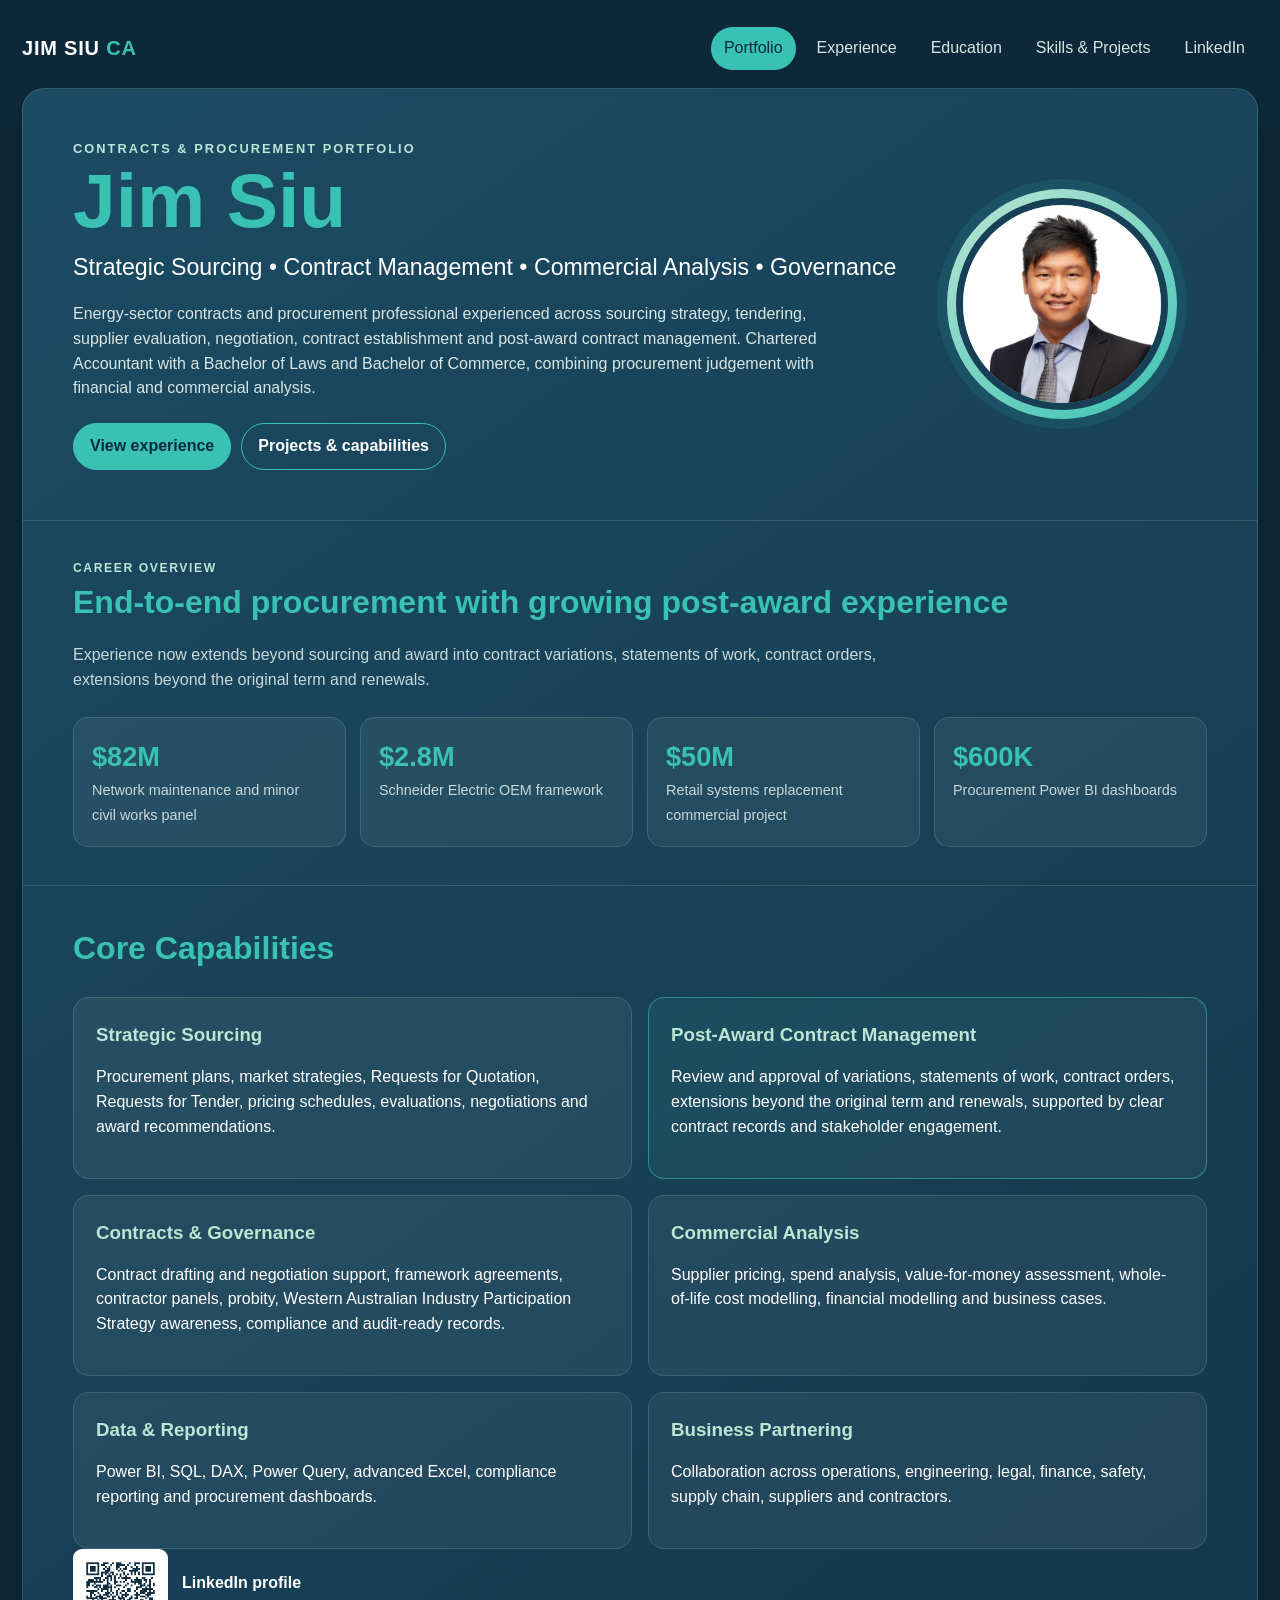
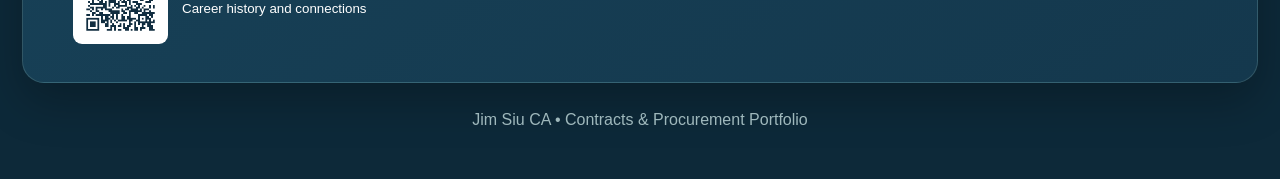
<file: index.html>
<!doctype html><html lang="en"><head><meta charset="utf-8"><meta name="viewport" content="width=device-width,initial-scale=1"><meta name="description" content="Jim Siu contracts and procurement portfolio"><title>Jim Siu | Portfolio</title><link rel="stylesheet" href="styles.css"></head><body><a class="skip" href="#main">Skip to content</a><div class="wrap"><header class="top"><a class="brand" href="index.html">JIM SIU <span>CA</span></a><nav class="nav" aria-label="Primary"><a href="index.html" class="active">Portfolio</a><a href="experience.html">Experience</a><a href="education.html">Education</a><a href="skills.html">Skills & Projects</a><a href="https://www.linkedin.com/in/jim-siu-6142bab9" target="_blank" rel="noopener">LinkedIn</a></nav></header><main id="main" class="page"><section class="hero"><div><div class="kicker">Contracts & Procurement Portfolio</div><h1>Jim Siu</h1><h2>Strategic Sourcing • Contract Management • Commercial Analysis • Governance</h2><p>Energy-sector contracts and procurement professional experienced across sourcing strategy, tendering, supplier evaluation, negotiation, contract establishment and post-award contract management. Chartered Accountant with a Bachelor of Laws and Bachelor of Commerce, combining procurement judgement with financial and commercial analysis.</p><div class="buttons"><a class="btn primary" href="experience.html">View experience</a><a class="btn secondary" href="skills.html">Projects & capabilities</a></div></div><div class="portrait"><img src="[data-uri]" alt="Professional portrait"></div></section>
<section class="section"><div class="eyebrow">Career overview</div><h2>End-to-end procurement with growing post-award experience</h2><p class="section-lead">Experience now extends beyond sourcing and award into contract variations, statements of work, contract orders, extensions beyond the original term and renewals.</p><div class="metrics"><div><strong>$82M</strong><span>Network maintenance and minor civil works panel</span></div><div><strong>$2.8M</strong><span>Schneider Electric OEM framework</span></div><div><strong>$50M</strong><span>Retail systems replacement commercial project</span></div><div><strong>$600K</strong><span>Procurement Power BI dashboards</span></div></div></section>
<section class="section"><h2>Core Capabilities</h2><div class="cards"><article class="card"><h3>Strategic Sourcing</h3><p>Procurement plans, market strategies, Requests for Quotation, Requests for Tender, pricing schedules, evaluations, negotiations and award recommendations.</p></article><article class="card postaward"><h3>Post-Award Contract Management</h3><p>Review and approval of variations, statements of work, contract orders, extensions beyond the original term and renewals, supported by clear contract records and stakeholder engagement.</p></article><article class="card"><h3>Contracts & Governance</h3><p>Contract drafting and negotiation support, framework agreements, contractor panels, probity, Western Australian Industry Participation Strategy awareness, compliance and audit-ready records.</p></article><article class="card"><h3>Commercial Analysis</h3><p>Supplier pricing, spend analysis, value-for-money assessment, whole-of-life cost modelling, financial modelling and business cases.</p></article><article class="card"><h3>Data & Reporting</h3><p>Power BI, SQL, DAX, Power Query, advanced Excel, compliance reporting and procurement dashboards.</p></article><article class="card"><h3>Business Partnering</h3><p>Collaboration across operations, engineering, legal, finance, safety, supply chain, suppliers and contractors.</p></article></div><div class="qr"><img src="[data-uri]" alt="QR code for LinkedIn"><span><strong>LinkedIn profile</strong><br><small>Career history and connections</small></span></div></section></main><footer>Jim Siu CA • Contracts & Procurement Portfolio</footer></div></body></html>
</file>
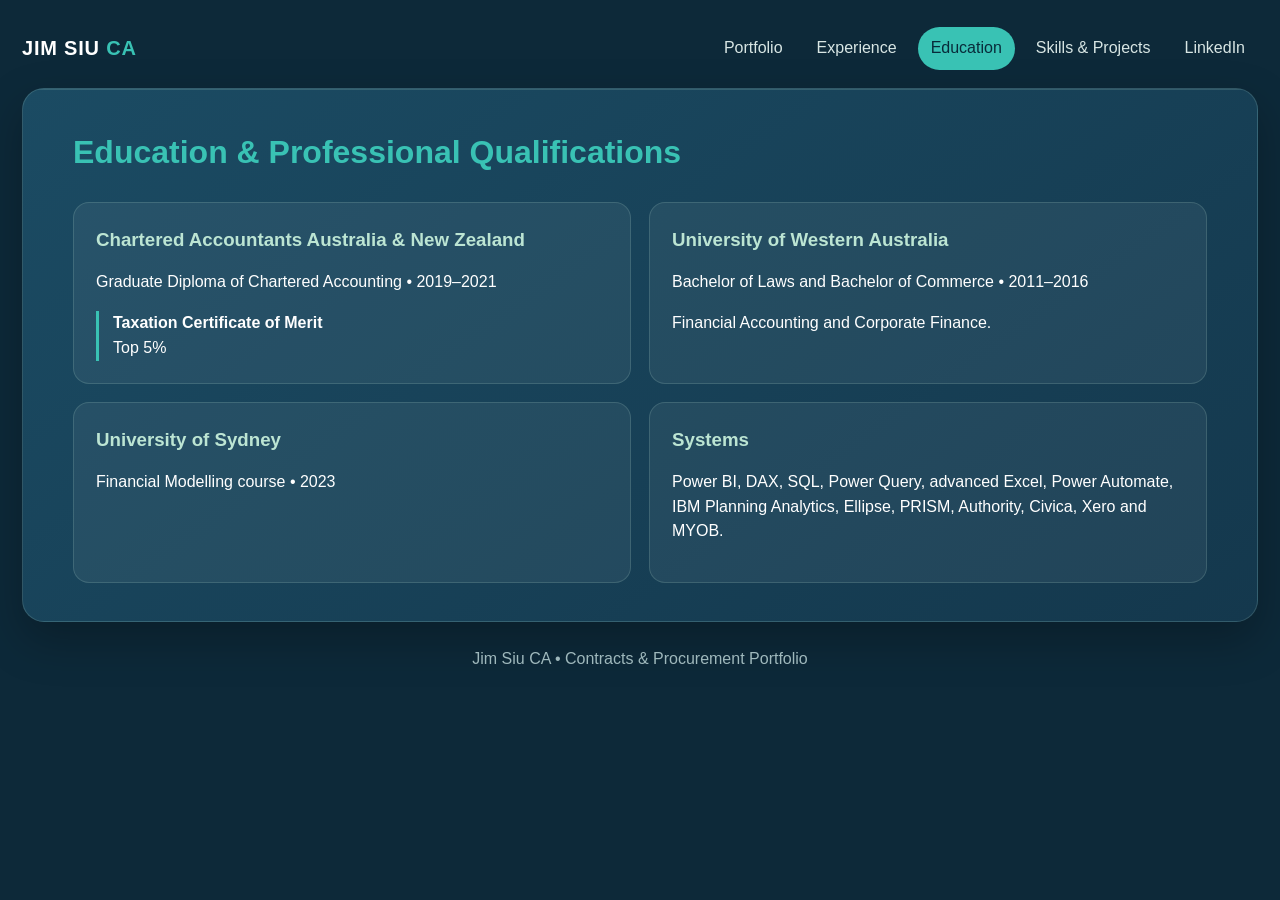
<file: education.html>
<!doctype html><html lang="en"><head><meta charset="utf-8"><meta name="viewport" content="width=device-width,initial-scale=1"><meta name="description" content="Jim Siu contracts and procurement portfolio"><title>Jim Siu | Education</title><link rel="stylesheet" href="styles.css"></head><body><a class="skip" href="#main">Skip to content</a><div class="wrap"><header class="top"><a class="brand" href="index.html">JIM SIU <span>CA</span></a><nav class="nav" aria-label="Primary"><a href="index.html">Portfolio</a><a href="experience.html">Experience</a><a href="education.html" class="active">Education</a><a href="skills.html">Skills & Projects</a><a href="https://www.linkedin.com/in/jim-siu-6142bab9" target="_blank" rel="noopener">LinkedIn</a></nav></header><main id="main" class="page"><section class="section"><h2>Education & Professional Qualifications</h2><div class="edu-grid"><article class="card"><h3>Chartered Accountants Australia & New Zealand</h3><p>Graduate Diploma of Chartered Accounting • 2019–2021</p><div class="achievement"><strong>Taxation Certificate of Merit</strong><br>Top 5%</div></article><article class="card"><h3>University of Western Australia</h3><p>Bachelor of Laws and Bachelor of Commerce • 2011–2016</p><p>Financial Accounting and Corporate Finance.</p></article><article class="card"><h3>University of Sydney</h3><p>Financial Modelling course • 2023</p></article><article class="card"><h3>Systems</h3><p>Power BI, DAX, SQL, Power Query, advanced Excel, Power Automate, IBM Planning Analytics, Ellipse, PRISM, Authority, Civica, Xero and MYOB.</p></article></div></section></main><footer>Jim Siu CA • Contracts & Procurement Portfolio</footer></div></body></html>
</file>
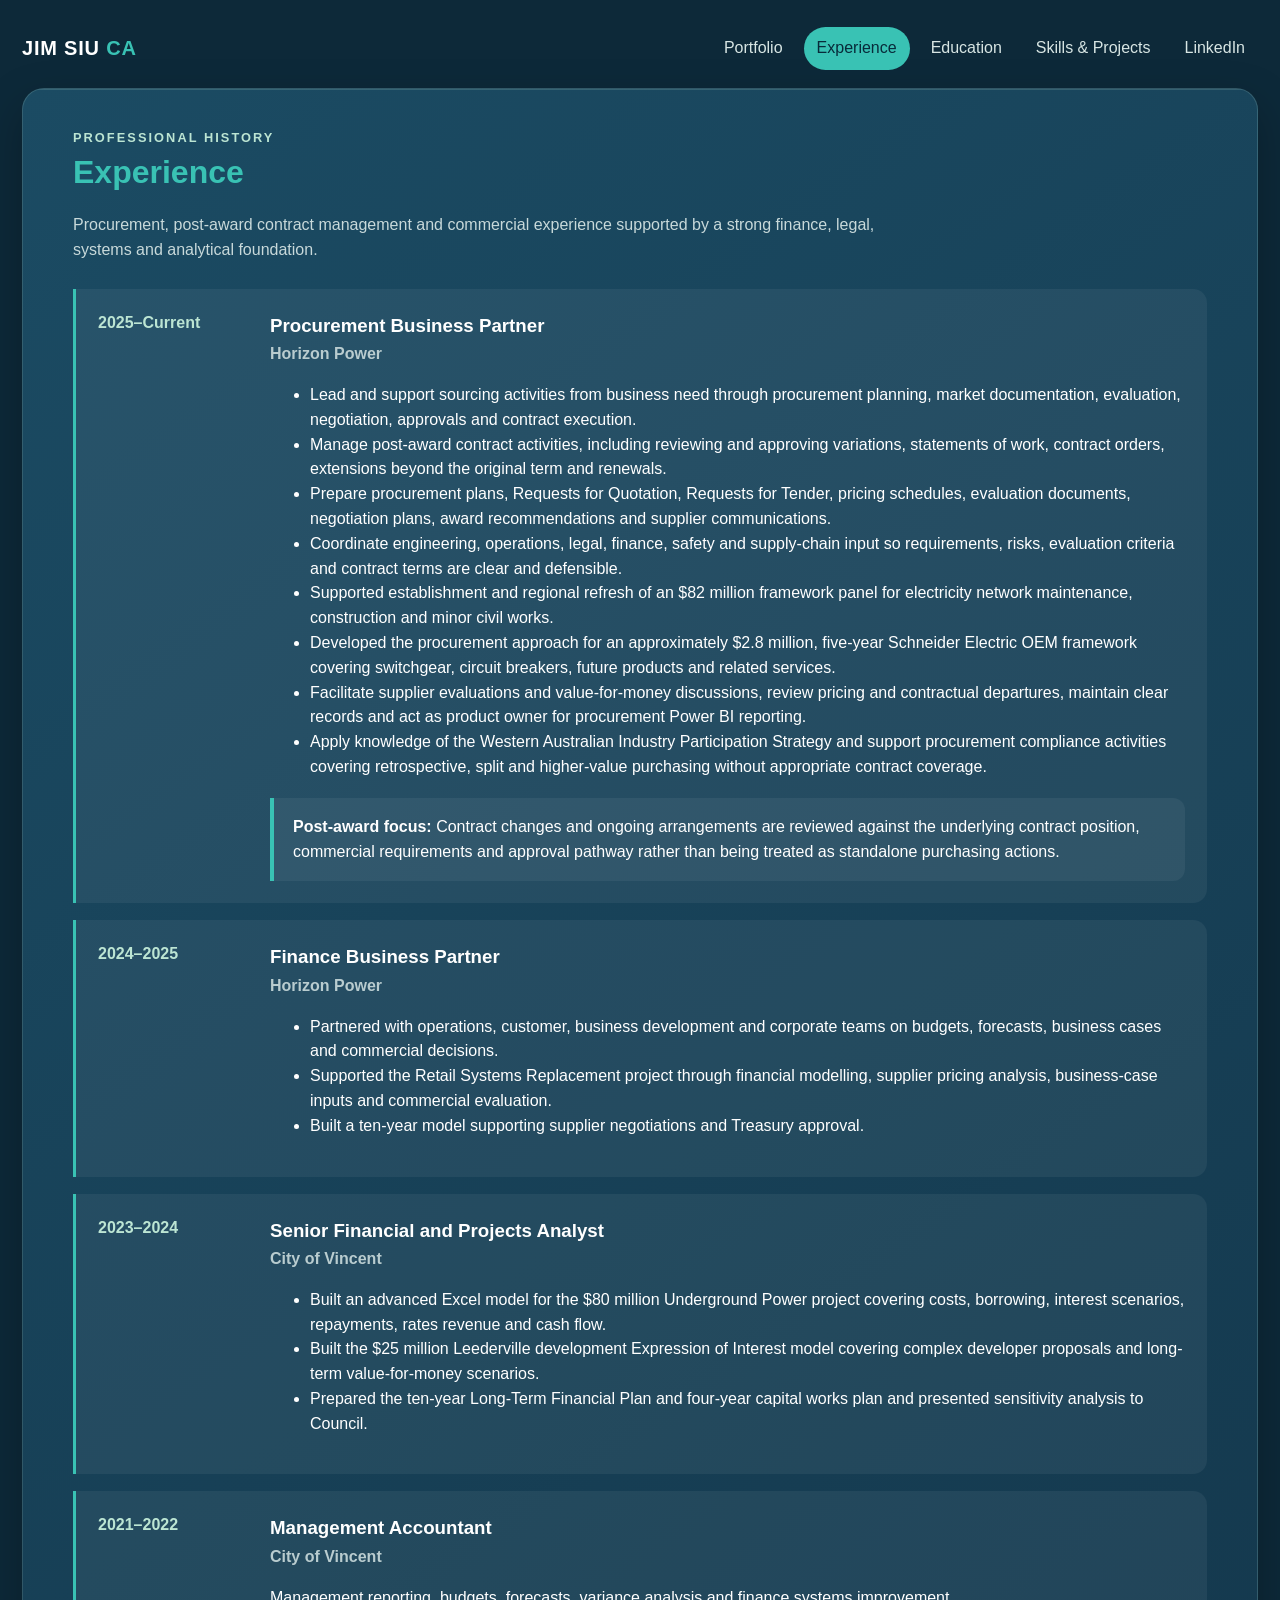
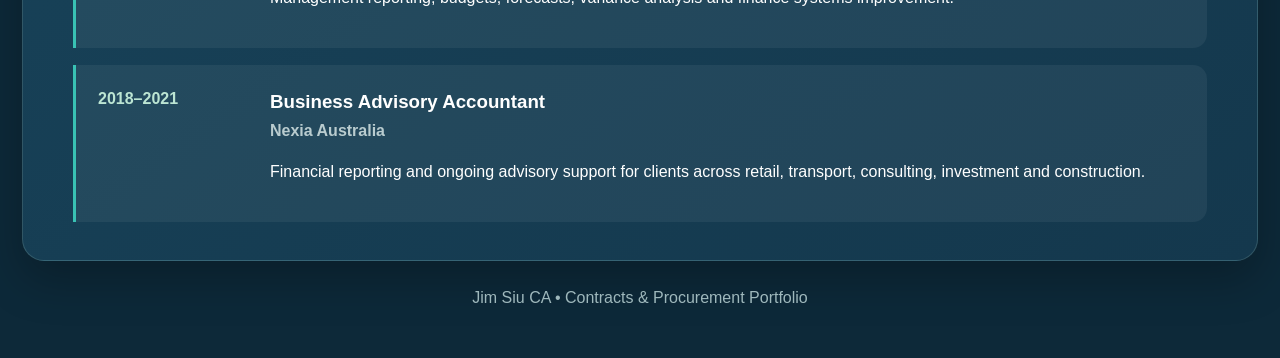
<file: experience.html>
<!doctype html><html lang="en"><head><meta charset="utf-8"><meta name="viewport" content="width=device-width,initial-scale=1"><meta name="description" content="Jim Siu contracts and procurement portfolio"><title>Jim Siu | Experience</title><link rel="stylesheet" href="styles.css"></head><body><a class="skip" href="#main">Skip to content</a><div class="wrap"><header class="top"><a class="brand" href="index.html">JIM SIU <span>CA</span></a><nav class="nav" aria-label="Primary"><a href="index.html">Portfolio</a><a href="experience.html" class="active">Experience</a><a href="education.html">Education</a><a href="skills.html">Skills & Projects</a><a href="https://www.linkedin.com/in/jim-siu-6142bab9" target="_blank" rel="noopener">LinkedIn</a></nav></header><main id="main" class="page"><section class="section"><div class="kicker">Professional history</div><h2>Experience</h2><p class="section-lead">Procurement, post-award contract management and commercial experience supported by a strong finance, legal, systems and analytical foundation.</p><div class="timeline"><article class="role"><div class="dates">2025–Current</div><div><h3>Procurement Business Partner</h3><h4>Horizon Power</h4><ul><li>Lead and support sourcing activities from business need through procurement planning, market documentation, evaluation, negotiation, approvals and contract execution.</li><li>Manage post-award contract activities, including reviewing and approving variations, statements of work, contract orders, extensions beyond the original term and renewals.</li><li>Prepare procurement plans, Requests for Quotation, Requests for Tender, pricing schedules, evaluation documents, negotiation plans, award recommendations and supplier communications.</li><li>Coordinate engineering, operations, legal, finance, safety and supply-chain input so requirements, risks, evaluation criteria and contract terms are clear and defensible.</li><li>Supported establishment and regional refresh of an $82 million framework panel for electricity network maintenance, construction and minor civil works.</li><li>Developed the procurement approach for an approximately $2.8 million, five-year Schneider Electric OEM framework covering switchgear, circuit breakers, future products and related services.</li><li>Facilitate supplier evaluations and value-for-money discussions, review pricing and contractual departures, maintain clear records and act as product owner for procurement Power BI reporting.</li><li>Apply knowledge of the Western Australian Industry Participation Strategy and support procurement compliance activities covering retrospective, split and higher-value purchasing without appropriate contract coverage.</li></ul><div class="callout"><strong>Post-award focus:</strong> Contract changes and ongoing arrangements are reviewed against the underlying contract position, commercial requirements and approval pathway rather than being treated as standalone purchasing actions.</div></div></article>
<article class="role"><div class="dates">2024–2025</div><div><h3>Finance Business Partner</h3><h4>Horizon Power</h4><ul><li>Partnered with operations, customer, business development and corporate teams on budgets, forecasts, business cases and commercial decisions.</li><li>Supported the Retail Systems Replacement project through financial modelling, supplier pricing analysis, business-case inputs and commercial evaluation.</li><li>Built a ten-year model supporting supplier negotiations and Treasury approval.</li></ul></div></article>
<article class="role"><div class="dates">2023–2024</div><div><h3>Senior Financial and Projects Analyst</h3><h4>City of Vincent</h4><ul><li>Built an advanced Excel model for the $80 million Underground Power project covering costs, borrowing, interest scenarios, repayments, rates revenue and cash flow.</li><li>Built the $25 million Leederville development Expression of Interest model covering complex developer proposals and long-term value-for-money scenarios.</li><li>Prepared the ten-year Long-Term Financial Plan and four-year capital works plan and presented sensitivity analysis to Council.</li></ul></div></article>
<article class="role"><div class="dates">2021–2022</div><div><h3>Management Accountant</h3><h4>City of Vincent</h4><p>Management reporting, budgets, forecasts, variance analysis and finance systems improvement.</p></div></article>
<article class="role"><div class="dates">2018–2021</div><div><h3>Business Advisory Accountant</h3><h4>Nexia Australia</h4><p>Financial reporting and ongoing advisory support for clients across retail, transport, consulting, investment and construction.</p></div></article></div></section></main><footer>Jim Siu CA • Contracts & Procurement Portfolio</footer></div></body></html>
</file>
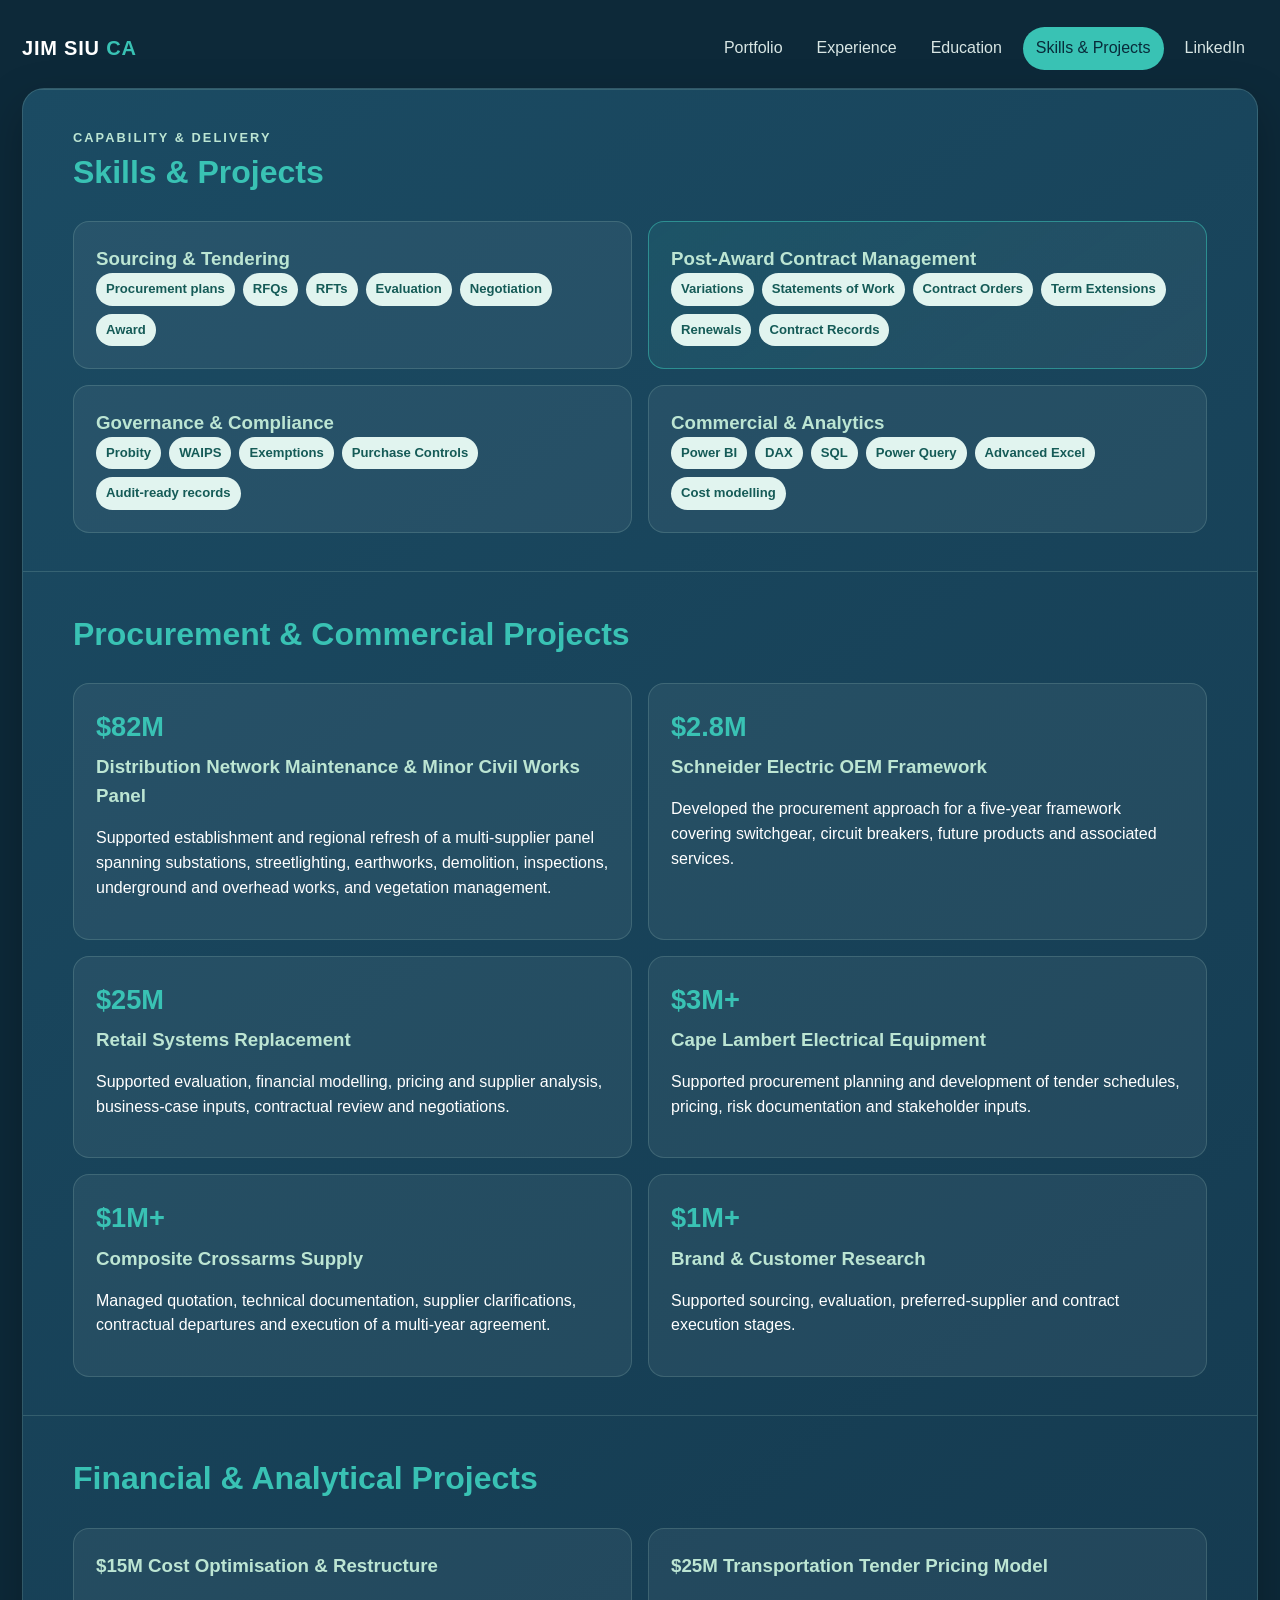
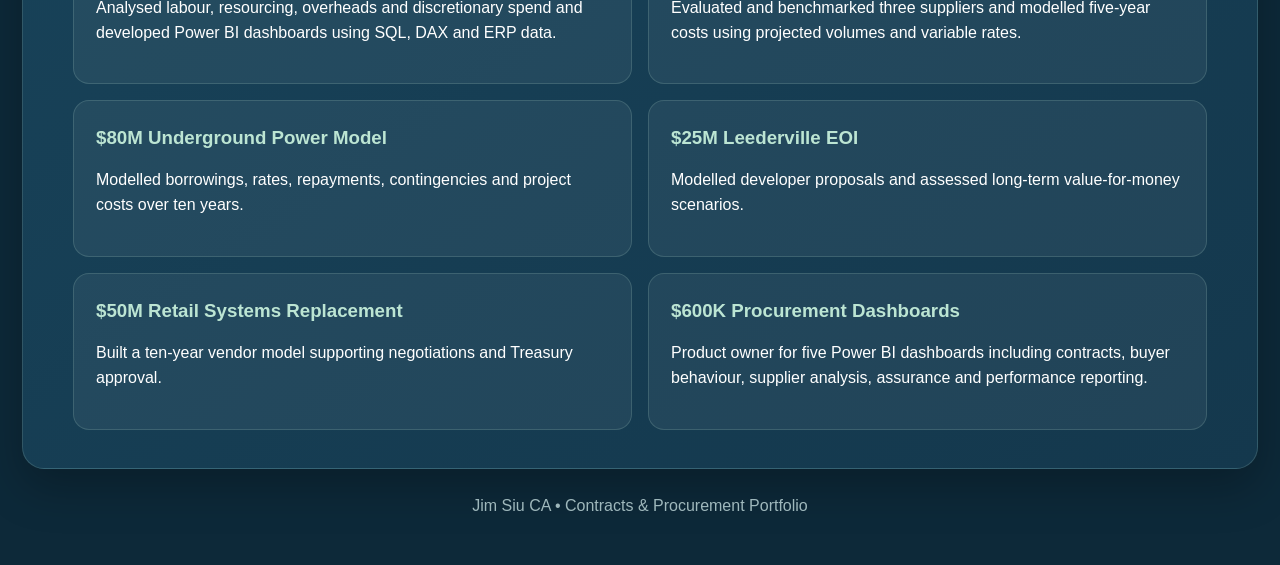
<file: skills.html>
<!doctype html><html lang="en"><head><meta charset="utf-8"><meta name="viewport" content="width=device-width,initial-scale=1"><meta name="description" content="Jim Siu contracts and procurement portfolio"><title>Jim Siu | Skills & Projects</title><link rel="stylesheet" href="styles.css"></head><body><a class="skip" href="#main">Skip to content</a><div class="wrap"><header class="top"><a class="brand" href="index.html">JIM SIU <span>CA</span></a><nav class="nav" aria-label="Primary"><a href="index.html">Portfolio</a><a href="experience.html">Experience</a><a href="education.html">Education</a><a href="skills.html" class="active">Skills & Projects</a><a href="https://www.linkedin.com/in/jim-siu-6142bab9" target="_blank" rel="noopener">LinkedIn</a></nav></header><main id="main" class="page"><section class="section"><div class="kicker">Capability & delivery</div><h2>Skills & Projects</h2><div class="cards"><article class="card"><h3>Sourcing & Tendering</h3><div class="tags"><span class="tag">Procurement plans</span><span class="tag">RFQs</span><span class="tag">RFTs</span><span class="tag">Evaluation</span><span class="tag">Negotiation</span><span class="tag">Award</span></div></article><article class="card postaward"><h3>Post-Award Contract Management</h3><div class="tags"><span class="tag">Variations</span><span class="tag">Statements of Work</span><span class="tag">Contract Orders</span><span class="tag">Term Extensions</span><span class="tag">Renewals</span><span class="tag">Contract Records</span></div></article><article class="card"><h3>Governance & Compliance</h3><div class="tags"><span class="tag">Probity</span><span class="tag">WAIPS</span><span class="tag">Exemptions</span><span class="tag">Purchase Controls</span><span class="tag">Audit-ready records</span></div></article><article class="card"><h3>Commercial & Analytics</h3><div class="tags"><span class="tag">Power BI</span><span class="tag">DAX</span><span class="tag">SQL</span><span class="tag">Power Query</span><span class="tag">Advanced Excel</span><span class="tag">Cost modelling</span></div></article></div></section>
<section class="section"><h2>Procurement & Commercial Projects</h2><div class="cards project-grid"><article class="card"><div class="value">$82M</div><h3>Distribution Network Maintenance & Minor Civil Works Panel</h3><p>Supported establishment and regional refresh of a multi-supplier panel spanning substations, streetlighting, earthworks, demolition, inspections, underground and overhead works, and vegetation management.</p></article><article class="card"><div class="value">$2.8M</div><h3>Schneider Electric OEM Framework</h3><p>Developed the procurement approach for a five-year framework covering switchgear, circuit breakers, future products and associated services.</p></article><article class="card"><div class="value">$25M</div><h3>Retail Systems Replacement</h3><p>Supported evaluation, financial modelling, pricing and supplier analysis, business-case inputs, contractual review and negotiations.</p></article><article class="card"><div class="value">$3M+</div><h3>Cape Lambert Electrical Equipment</h3><p>Supported procurement planning and development of tender schedules, pricing, risk documentation and stakeholder inputs.</p></article><article class="card"><div class="value">$1M+</div><h3>Composite Crossarms Supply</h3><p>Managed quotation, technical documentation, supplier clarifications, contractual departures and execution of a multi-year agreement.</p></article><article class="card"><div class="value">$1M+</div><h3>Brand & Customer Research</h3><p>Supported sourcing, evaluation, preferred-supplier and contract execution stages.</p></article></div></section>
<section class="section"><h2>Financial & Analytical Projects</h2><div class="cards"><article class="card"><h3>$15M Cost Optimisation & Restructure</h3><p>Analysed labour, resourcing, overheads and discretionary spend and developed Power BI dashboards using SQL, DAX and ERP data.</p></article><article class="card"><h3>$25M Transportation Tender Pricing Model</h3><p>Evaluated and benchmarked three suppliers and modelled five-year costs using projected volumes and variable rates.</p></article><article class="card"><h3>$80M Underground Power Model</h3><p>Modelled borrowings, rates, repayments, contingencies and project costs over ten years.</p></article><article class="card"><h3>$25M Leederville EOI</h3><p>Modelled developer proposals and assessed long-term value-for-money scenarios.</p></article><article class="card"><h3>$50M Retail Systems Replacement</h3><p>Built a ten-year vendor model supporting negotiations and Treasury approval.</p></article><article class="card"><h3>$600K Procurement Dashboards</h3><p>Product owner for five Power BI dashboards including contracts, buyer behaviour, supplier analysis, assurance and performance reporting.</p></article></div></section></main><footer>Jim Siu CA • Contracts & Procurement Portfolio</footer></div></body></html>
</file>
<file: styles.css>
:root{--navy:#0d2939;--navy2:#173f55;--teal:#39c2b4;--mint:#bce5d3;--paper:#f4f8f7;--ink:#243940;--muted:#b9cccf;--white:#fff;--line:rgba(188,229,211,.17)}
*{box-sizing:border-box}html{scroll-behavior:smooth}body{margin:0;font-family:Segoe UI,Aptos,Arial,sans-serif;background:var(--navy);color:#fff;line-height:1.55}a{color:inherit}.wrap{width:min(1280px,100%);margin:auto;padding:22px}.top{display:flex;align-items:center;justify-content:space-between;gap:20px;padding:5px 0 18px}.brand{text-decoration:none;font-size:1.25rem;font-weight:850;letter-spacing:.04em}.brand span{color:var(--teal)}.nav{display:flex;gap:8px;flex-wrap:wrap}.nav a{padding:9px 13px;border-radius:999px;text-decoration:none;color:#d8e6e4}.nav a:hover,.nav a.active{background:var(--teal);color:#082b3a}.page{background:linear-gradient(145deg,#1b4b63,#14384d);border:1px solid var(--line);border-radius:22px;box-shadow:0 18px 45px rgba(0,0,0,.25);overflow:hidden}.hero{padding:50px;display:grid;grid-template-columns:1fr 260px;gap:36px;align-items:center}.kicker{color:var(--mint);text-transform:uppercase;letter-spacing:.16em;font-weight:800;font-size:.8rem}.hero h1{font-size:clamp(2.5rem,6vw,5.3rem);line-height:.95;margin:.35rem 0;color:var(--teal)}.hero h2{font-size:1.45rem;margin:.8rem 0;font-weight:500}.hero p{max-width:760px;color:#d8e6e4}.portrait{width:230px;height:230px;border-radius:50%;padding:9px;background:linear-gradient(145deg,var(--mint),var(--teal));box-shadow:0 0 0 10px rgba(57,194,180,.11)}.portrait img{width:100%;height:100%;object-fit:cover;object-position:center 22%;border-radius:50%;border:7px solid var(--navy2)}.buttons{display:flex;gap:10px;flex-wrap:wrap;margin-top:22px}.btn{display:inline-flex;padding:10px 16px;border-radius:999px;text-decoration:none;font-weight:750;border:1px solid var(--teal)}.btn.primary{background:var(--teal);color:#082b3a}.btn.secondary{color:#fff}.section{padding:38px 50px;border-top:1px solid var(--line)}.section h2{color:var(--teal);font-size:2rem;margin:0 0 8px}.section-lead{color:#c8d9da;max-width:820px}.cards{display:grid;grid-template-columns:repeat(2,minmax(0,1fr));gap:16px;margin-top:24px}.card{background:rgba(255,255,255,.06);border:1px solid var(--line);border-radius:16px;padding:22px}.card h3{margin:0;color:var(--mint)}.card .meta{color:#a9c3c6;font-size:.9rem;margin:.3rem 0 1rem}.card ul{padding-left:1.2rem;margin:.5rem 0}.card li{margin:.4rem 0}.timeline{display:grid;gap:17px;margin-top:26px}.role{display:grid;grid-template-columns:150px 1fr;gap:22px;padding:22px;border-left:3px solid var(--teal);background:rgba(255,255,255,.055);border-radius:0 14px 14px 0}.role .dates{color:var(--mint);font-weight:800}.role h3{margin:0}.role h4{margin:.15rem 0 .8rem;color:#b9cccf;font-weight:600}.tags{display:flex;flex-wrap:wrap;gap:8px}.tag{background:#e1f4ef;color:#155b57;padding:6px 10px;border-radius:999px;font-size:.82rem;font-weight:700}.edu-grid{display:grid;grid-template-columns:repeat(2,minmax(0,1fr));gap:18px;margin-top:25px}.achievement{border-left:3px solid var(--teal);padding-left:14px;margin-top:14px}.qr{display:flex;gap:14px;align-items:center}.qr img{width:95px;background:#fff;padding:6px;border-radius:9px}footer{text-align:center;color:#9fb8bc;padding:25px}.skip{position:absolute;left:-9999px}.skip:focus{left:10px;top:10px;background:#fff;color:#000;padding:8px;z-index:99}
.dashboard{display:grid;grid-template-columns:minmax(0,1fr) minmax(390px,.95fr);gap:20px}.map,.panel{padding:28px}.map .portrait{margin:auto}.map h2{text-align:center;color:var(--teal)}.credential{text-align:center;color:var(--mint)}.nodes{display:grid;grid-template-columns:repeat(2,minmax(0,1fr));gap:12px;margin-top:22px}.node{min-height:70px;border:2px solid var(--teal);border-radius:15px;background:#0b3042;color:#fff;padding:12px;text-align:left;cursor:pointer;font-weight:750;display:flex;align-items:center;gap:10px}.node-icon{display:grid;place-items:center;width:37px;height:37px;border-radius:9px;background:rgba(57,194,180,.14);color:var(--teal)}.node:hover,.node.active{background:var(--teal);color:#082b3a}.panel{border-left:1px solid var(--line);min-height:760px}.panel h2{color:var(--teal)}.panel-icon{font-size:2rem}.panel .section-title{color:var(--mint);font-size:.78rem;text-transform:uppercase;letter-spacing:.14em;font-weight:800;margin:22px 0 7px}.project{background:rgba(255,255,255,.06);border-left:3px solid var(--teal);padding:9px 11px;margin:8px 0}.chip{display:inline-block;background:#e1f4ef;color:#155b57;padding:6px 10px;border-radius:999px;font-size:.82rem;font-weight:700;margin:3px}
@media(max-width:900px){.hero,.dashboard{grid-template-columns:1fr}.portrait{margin:auto}.hero{text-align:center}.hero p{margin-left:auto;margin-right:auto}.buttons{justify-content:center}.panel{border-left:0;border-top:1px solid var(--line);min-height:0}.cards,.edu-grid{grid-template-columns:1fr}.role{grid-template-columns:1fr}.section,.hero{padding:30px}.top{align-items:flex-start;flex-direction:column}}
@media(max-width:560px){.wrap{padding:12px}.nodes{grid-template-columns:1fr}.section,.hero,.map,.panel{padding:20px}.nav a{padding:7px 9px;font-size:.88rem}}

.metrics{display:grid;grid-template-columns:repeat(4,1fr);gap:14px;margin-top:24px}.metrics div{background:rgba(255,255,255,.06);border:1px solid var(--line);border-radius:15px;padding:18px}.metrics strong,.value{display:block;color:var(--teal);font-size:1.7rem;font-weight:850}.metrics span{color:#c8d9da;font-size:.9rem}.postaward{border-color:rgba(57,194,180,.55);background:linear-gradient(145deg,rgba(57,194,180,.10),rgba(255,255,255,.055))}.eyebrow{color:var(--mint);font-size:.76rem;text-transform:uppercase;letter-spacing:.13em;font-weight:800}.callout{margin-top:18px;padding:17px 19px;border-left:4px solid var(--teal);background:rgba(255,255,255,.055);border-radius:0 12px 12px 0}.project-grid .card{position:relative}.project-grid .value{margin-bottom:4px}@media(max-width:900px){.metrics{grid-template-columns:repeat(2,1fr)}}@media(max-width:560px){.metrics{grid-template-columns:1fr}}
</file>
